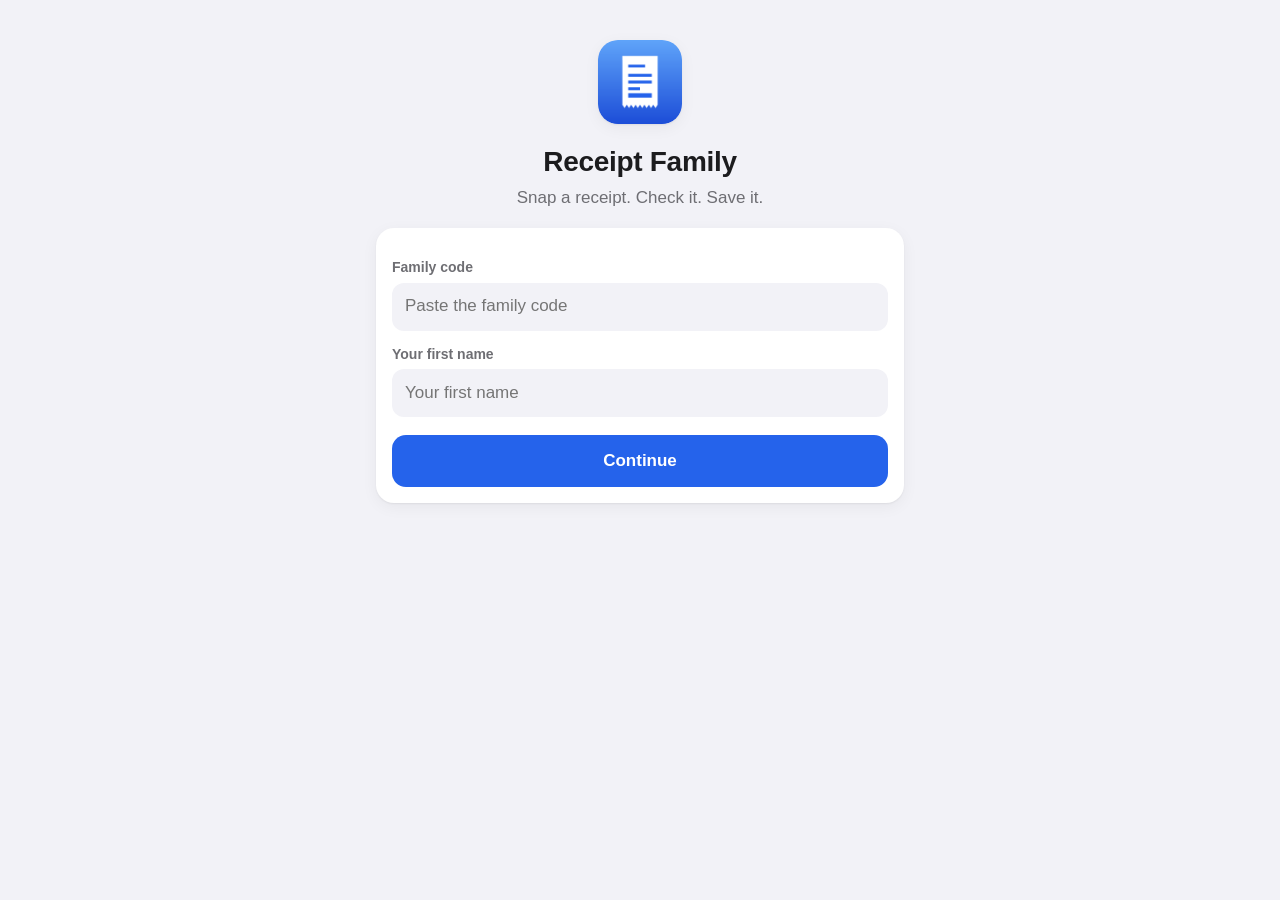
<file: index.html>
<!doctype html>
<html lang="en">
<head>
<meta charset="utf-8">
<meta name="viewport" content="width=device-width, initial-scale=1, viewport-fit=cover">
<title>Receipt Family</title>
<meta http-equiv="Content-Security-Policy" content="default-src 'self'; script-src 'self'; style-src 'self'; img-src 'self' data: blob:; connect-src 'self' https://script.google.com https://script.googleusercontent.com; manifest-src 'self'; worker-src 'self'; base-uri 'self'; form-action 'none'">
<meta name="theme-color" content="#2563eb">
<meta name="color-scheme" content="light dark">
<meta name="apple-mobile-web-app-capable" content="yes">
<meta name="mobile-web-app-capable" content="yes">
<meta name="apple-mobile-web-app-title" content="Receipts">
<meta name="apple-mobile-web-app-status-bar-style" content="default">
<link rel="manifest" href="manifest.webmanifest">
<link rel="apple-touch-icon" href="icons/apple-touch-icon.png">
<link rel="icon" type="image/png" href="icons/icon-192.png">
<link rel="stylesheet" href="style.css">
</head>
<body>

<!-- Setup: family code + who -->
<main id="screen-setup" class="screen" hidden>
  <header class="hero">
    <img src="icons/icon-192.png" alt="" class="logo" width="84" height="84">
    <h1>Receipt Family</h1>
    <p class="sub">Snap a receipt. Check it. Save it.</p>
  </header>
  <section class="card">
    <div id="setup-code-wrap">
      <label for="setup-code">Family code</label>
      <input id="setup-code" type="text" autocomplete="off" autocapitalize="off" autocorrect="off" spellcheck="false" placeholder="Paste the family code">
    </div>
    <label id="setup-who-label">Your first name</label>
    <input id="setup-who" type="text" autocomplete="given-name" autocapitalize="words" maxlength="20" aria-labelledby="setup-who-label" placeholder="Your first name">
    <p id="setup-error" class="error" role="alert" hidden></p>
    <div class="actions">
      <button id="setup-go" type="button" class="btn primary">Continue</button>
    </div>
  </section>
</main>

<!-- Main -->
<main id="screen-main" class="screen" hidden>
  <header class="topbar">
    <h1>Receipts</h1>
    <button id="btn-settings" type="button" class="icon-btn" aria-label="Settings">
      <svg viewBox="0 0 24 24" width="24" height="24" fill="none" stroke="currentColor" stroke-width="2" stroke-linecap="round" stroke-linejoin="round" aria-hidden="true"><circle cx="12" cy="12" r="3"/><path d="M19.4 15a1.7 1.7 0 0 0 .3 1.9l.1.1a2 2 0 1 1-2.8 2.8l-.1-.1a1.7 1.7 0 0 0-1.9-.3 1.7 1.7 0 0 0-1 1.5V21a2 2 0 1 1-4 0v-.1a1.7 1.7 0 0 0-1.1-1.5 1.7 1.7 0 0 0-1.9.3l-.1.1a2 2 0 1 1-2.8-2.8l.1-.1a1.7 1.7 0 0 0 .3-1.9 1.7 1.7 0 0 0-1.5-1H3a2 2 0 1 1 0-4h.1a1.7 1.7 0 0 0 1.5-1.1 1.7 1.7 0 0 0-.3-1.9l-.1-.1a2 2 0 1 1 2.8-2.8l.1.1a1.7 1.7 0 0 0 1.9.3H9a1.7 1.7 0 0 0 1-1.5V3a2 2 0 1 1 4 0v.1a1.7 1.7 0 0 0 1 1.5 1.7 1.7 0 0 0 1.9-.3l.1-.1a2 2 0 1 1 2.8 2.8l-.1.1a1.7 1.7 0 0 0-.3 1.9V9a1.7 1.7 0 0 0 1.5 1H21a2 2 0 1 1 0 4h-.1a1.7 1.7 0 0 0-1.5 1z"/></svg>
    </button>
  </header>
  <p class="hello">Hi <span id="who-name"></span></p>

  <!-- Capture -->
  <section id="capture" class="card">
    <input id="file-cam" type="file" accept="image/*" capture="environment" hidden>
    <input id="file-up" type="file" accept="image/*,application/pdf" multiple hidden>
    <input id="file-add" type="file" accept="image/*,application/pdf" multiple hidden>
    <div class="capture-btns">
      <button id="btn-snap" type="button" class="btn big primary">
        <svg viewBox="0 0 24 24" width="30" height="30" fill="none" stroke="currentColor" stroke-width="2" stroke-linecap="round" stroke-linejoin="round" aria-hidden="true"><path d="M23 19a2 2 0 0 1-2 2H3a2 2 0 0 1-2-2V8a2 2 0 0 1 2-2h4l2-3h6l2 3h4a2 2 0 0 1 2 2z"/><circle cx="12" cy="13" r="4"/></svg>
        <span>Snap receipt</span>
      </button>
      <button id="btn-upload" type="button" class="btn big">
        <svg viewBox="0 0 24 24" width="30" height="30" fill="none" stroke="currentColor" stroke-width="2" stroke-linecap="round" stroke-linejoin="round" aria-hidden="true"><path d="M21 15v4a2 2 0 0 1-2 2H5a2 2 0 0 1-2-2v-4"/><path d="M17 8l-5-5-5 5"/><path d="M12 3v12"/></svg>
        <span>Upload</span>
      </button>
    </div>
    <p class="hint">Snap with the camera, or upload photos and PDFs. One receipt can have up to 6 pages.</p>
  </section>

  <!-- Working: preview + analyze -->
  <section id="work" class="card" hidden>
    <div id="thumbs" class="thumbs"></div>
    <div class="actions pages-actions">
      <button id="btn-addpage" type="button" class="btn">Add page</button>
    </div>
    <p id="pages-hint" class="hint small" hidden></p>
    <div id="analyzing" class="analyzing" hidden>
      <div class="spinner" aria-hidden="true"></div>
      <span>Reading receipt...</span>
    </div>
    <p id="work-error" class="error" role="alert" hidden></p>

    <form id="form" autocomplete="off" hidden novalidate>
      <p id="proof-warn" class="warn" role="alert" hidden></p>
      <p id="confidence" class="badge" hidden></p>
      <label for="f-store">Store</label>
      <input id="f-store" type="text" autocapitalize="words" placeholder="Store name">
      <div class="row2">
        <div>
          <label for="f-date">Date</label>
          <input id="f-date" type="date">
        </div>
        <div>
          <label for="f-amount">Total ($)</label>
          <input id="f-amount" type="text" inputmode="decimal" placeholder="0.00">
        </div>
      </div>
      <p id="date-hint" class="hint small" hidden></p>
      <label for="f-category">Category</label>
      <select id="f-category"></select>
      <label for="f-tax">Tax type</label>
      <select id="f-tax"></select>
      <label for="f-who">For whom</label>
      <select id="f-who"></select>
      <label for="f-note">Note</label>
      <input id="f-note" type="text" placeholder="Optional">
      <label for="f-items">Items</label>
      <textarea id="f-items" rows="2" placeholder="Short summary"></textarea>
      <p id="form-error" class="error" role="alert" hidden></p>
      <div class="actions">
        <button id="btn-save" type="submit" class="btn primary">Save</button>
        <button id="btn-cancel" type="button" class="btn ghost">Cancel</button>
      </div>
    </form>
    <div id="reread-row" class="actions" hidden>
      <button id="btn-reread" type="button" class="btn">Read again with the new pages</button>
    </div>
    <div id="retry-row" class="actions" hidden>
      <button id="btn-retry" type="button" class="btn primary">Try again</button>
      <button id="btn-manual" type="button" class="btn">Enter by hand</button>
      <button id="btn-cancel2" type="button" class="btn ghost">Cancel</button>
    </div>
  </section>

  <!-- Recent -->
  <section id="recent-sec" class="card">
    <div class="sec-head">
      <h2>Recent</h2>
      <button id="btn-refresh" type="button" class="link">Refresh</button>
    </div>
    <p id="recent-msg" class="hint"></p>
    <ul id="recent" class="list"></ul>
  </section>
</main>

<!-- Settings -->
<div id="settings" class="sheet" hidden>
  <div class="sheet-card" role="dialog" aria-modal="true" aria-labelledby="settings-title">
    <h2 id="settings-title">Settings</h2>
    <label id="set-who-label">Your first name</label>
    <input id="set-who" type="text" autocomplete="given-name" autocapitalize="words" maxlength="20" aria-labelledby="set-who-label" placeholder="Your first name">
    <label for="set-code">Family code</label>
    <input id="set-code" type="password" autocomplete="off" autocapitalize="off" autocorrect="off" spellcheck="false">
    <label class="check"><input id="set-show" type="checkbox"> Show code</label>
    <p id="set-error" class="error" role="alert" hidden></p>
    <div class="actions">
      <button id="set-save" type="button" class="btn primary">Done</button>
      <button id="set-close" type="button" class="btn ghost">Cancel</button>
    </div>
    <p class="hint small" id="version"></p>
  </div>
</div>

<div id="toast" class="toast" role="status" aria-live="polite" hidden></div>

<script src="config.js"></script>
<script src="app.js"></script>
</body>
</html>
</file>
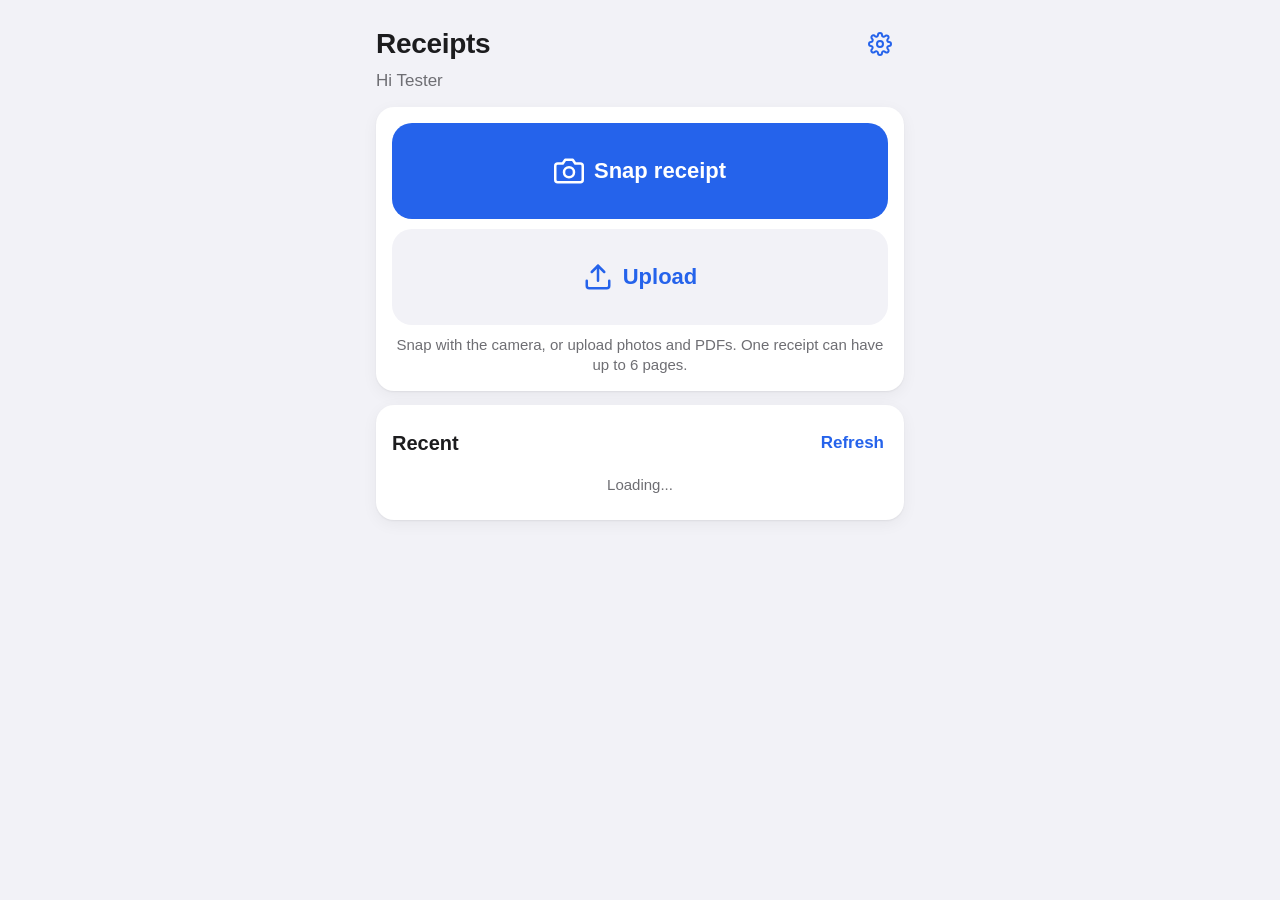
<file: tools/pwa-harness/harness.html>
<!doctype html>
<html lang="en">
<head>
<meta charset="utf-8">
<meta name="viewport" content="width=device-width, initial-scale=1, viewport-fit=cover">
<title>Receipt Family</title>
<meta http-equiv="Content-Security-Policy" content="default-src 'self'; script-src 'self'; style-src 'self'; img-src 'self' data: blob:; connect-src 'self' https://script.google.com https://script.googleusercontent.com; manifest-src 'self'; worker-src 'self'; base-uri 'self'; form-action 'none'">
<meta name="theme-color" content="#2563eb">
<meta name="color-scheme" content="light dark">
<meta name="apple-mobile-web-app-capable" content="yes">
<meta name="mobile-web-app-capable" content="yes">
<meta name="apple-mobile-web-app-title" content="Receipts">
<meta name="apple-mobile-web-app-status-bar-style" content="default">
<link rel="manifest" href="../../web/manifest.webmanifest">
<link rel="apple-touch-icon" href="../../web/icons/apple-touch-icon.png">
<link rel="icon" type="image/png" href="../../web/icons/icon-192.png">
<link rel="stylesheet" href="../../web/style.css">
</head>
<body>

<!-- Setup: family code + who -->
<main id="screen-setup" class="screen" hidden>
  <header class="hero">
    <img src="../../web/icons/icon-192.png" alt="" class="logo" width="84" height="84">
    <h1>Receipt Family</h1>
    <p class="sub">Snap a receipt. Check it. Save it.</p>
  </header>
  <section class="card">
    <div id="setup-code-wrap">
      <label for="setup-code">Family code</label>
      <input id="setup-code" type="text" autocomplete="off" autocapitalize="off" autocorrect="off" spellcheck="false" placeholder="Paste the family code">
    </div>
    <label id="setup-who-label">Your first name</label>
    <input id="setup-who" type="text" autocomplete="given-name" autocapitalize="words" maxlength="20" aria-labelledby="setup-who-label" placeholder="Your first name">
    <p id="setup-error" class="error" role="alert" hidden></p>
    <div class="actions">
      <button id="setup-go" type="button" class="btn primary">Continue</button>
    </div>
  </section>
</main>

<!-- Main -->
<main id="screen-main" class="screen" hidden>
  <header class="topbar">
    <h1>Receipts</h1>
    <button id="btn-settings" type="button" class="icon-btn" aria-label="Settings">
      <svg viewBox="0 0 24 24" width="24" height="24" fill="none" stroke="currentColor" stroke-width="2" stroke-linecap="round" stroke-linejoin="round" aria-hidden="true"><circle cx="12" cy="12" r="3"/><path d="M19.4 15a1.7 1.7 0 0 0 .3 1.9l.1.1a2 2 0 1 1-2.8 2.8l-.1-.1a1.7 1.7 0 0 0-1.9-.3 1.7 1.7 0 0 0-1 1.5V21a2 2 0 1 1-4 0v-.1a1.7 1.7 0 0 0-1.1-1.5 1.7 1.7 0 0 0-1.9.3l-.1.1a2 2 0 1 1-2.8-2.8l.1-.1a1.7 1.7 0 0 0 .3-1.9 1.7 1.7 0 0 0-1.5-1H3a2 2 0 1 1 0-4h.1a1.7 1.7 0 0 0 1.5-1.1 1.7 1.7 0 0 0-.3-1.9l-.1-.1a2 2 0 1 1 2.8-2.8l.1.1a1.7 1.7 0 0 0 1.9.3H9a1.7 1.7 0 0 0 1-1.5V3a2 2 0 1 1 4 0v.1a1.7 1.7 0 0 0 1 1.5 1.7 1.7 0 0 0 1.9-.3l.1-.1a2 2 0 1 1 2.8 2.8l-.1.1a1.7 1.7 0 0 0-.3 1.9V9a1.7 1.7 0 0 0 1.5 1H21a2 2 0 1 1 0 4h-.1a1.7 1.7 0 0 0-1.5 1z"/></svg>
    </button>
  </header>
  <p class="hello">Hi <span id="who-name"></span></p>

  <!-- Capture -->
  <section id="capture" class="card">
    <input id="file-cam" type="file" accept="image/*" capture="environment" hidden>
    <input id="file-up" type="file" accept="image/*,application/pdf" multiple hidden>
    <input id="file-add" type="file" accept="image/*,application/pdf" multiple hidden>
    <div class="capture-btns">
      <button id="btn-snap" type="button" class="btn big primary">
        <svg viewBox="0 0 24 24" width="30" height="30" fill="none" stroke="currentColor" stroke-width="2" stroke-linecap="round" stroke-linejoin="round" aria-hidden="true"><path d="M23 19a2 2 0 0 1-2 2H3a2 2 0 0 1-2-2V8a2 2 0 0 1 2-2h4l2-3h6l2 3h4a2 2 0 0 1 2 2z"/><circle cx="12" cy="13" r="4"/></svg>
        <span>Snap receipt</span>
      </button>
      <button id="btn-upload" type="button" class="btn big">
        <svg viewBox="0 0 24 24" width="30" height="30" fill="none" stroke="currentColor" stroke-width="2" stroke-linecap="round" stroke-linejoin="round" aria-hidden="true"><path d="M21 15v4a2 2 0 0 1-2 2H5a2 2 0 0 1-2-2v-4"/><path d="M17 8l-5-5-5 5"/><path d="M12 3v12"/></svg>
        <span>Upload</span>
      </button>
    </div>
    <p class="hint">Snap with the camera, or upload photos and PDFs. One receipt can have up to 6 pages.</p>
  </section>

  <!-- Working: preview + analyze -->
  <section id="work" class="card" hidden>
    <div id="thumbs" class="thumbs"></div>
    <div class="actions pages-actions">
      <button id="btn-addpage" type="button" class="btn">Add page</button>
    </div>
    <p id="pages-hint" class="hint small" hidden></p>
    <div id="analyzing" class="analyzing" hidden>
      <div class="spinner" aria-hidden="true"></div>
      <span>Reading receipt...</span>
    </div>
    <p id="work-error" class="error" role="alert" hidden></p>

    <form id="form" autocomplete="off" hidden novalidate>
      <p id="proof-warn" class="warn" role="alert" hidden></p>
      <p id="confidence" class="badge" hidden></p>
      <label for="f-store">Store</label>
      <input id="f-store" type="text" autocapitalize="words" placeholder="Store name">
      <div class="row2">
        <div>
          <label for="f-date">Date</label>
          <input id="f-date" type="date">
        </div>
        <div>
          <label for="f-amount">Total ($)</label>
          <input id="f-amount" type="text" inputmode="decimal" placeholder="0.00">
        </div>
      </div>
      <p id="date-hint" class="hint small" hidden></p>
      <label for="f-category">Category</label>
      <select id="f-category"></select>
      <label for="f-tax">Tax type</label>
      <select id="f-tax"></select>
      <label for="f-who">For whom</label>
      <select id="f-who"></select>
      <label for="f-note">Note</label>
      <input id="f-note" type="text" placeholder="Optional">
      <label for="f-items">Items</label>
      <textarea id="f-items" rows="2" placeholder="Short summary"></textarea>
      <p id="form-error" class="error" role="alert" hidden></p>
      <div class="actions">
        <button id="btn-save" type="submit" class="btn primary">Save</button>
        <button id="btn-cancel" type="button" class="btn ghost">Cancel</button>
      </div>
    </form>
    <div id="reread-row" class="actions" hidden>
      <button id="btn-reread" type="button" class="btn">Read again with the new pages</button>
    </div>
    <div id="retry-row" class="actions" hidden>
      <button id="btn-retry" type="button" class="btn primary">Try again</button>
      <button id="btn-manual" type="button" class="btn">Enter by hand</button>
      <button id="btn-cancel2" type="button" class="btn ghost">Cancel</button>
    </div>
  </section>

  <!-- Recent -->
  <section id="recent-sec" class="card">
    <div class="sec-head">
      <h2>Recent</h2>
      <button id="btn-refresh" type="button" class="link">Refresh</button>
    </div>
    <p id="recent-msg" class="hint"></p>
    <ul id="recent" class="list"></ul>
  </section>
</main>

<!-- Settings -->
<div id="settings" class="sheet" hidden>
  <div class="sheet-card" role="dialog" aria-modal="true" aria-labelledby="settings-title">
    <h2 id="settings-title">Settings</h2>
    <label id="set-who-label">Your first name</label>
    <input id="set-who" type="text" autocomplete="given-name" autocapitalize="words" maxlength="20" aria-labelledby="set-who-label" placeholder="Your first name">
    <label for="set-code">Family code</label>
    <input id="set-code" type="password" autocomplete="off" autocapitalize="off" autocorrect="off" spellcheck="false">
    <label class="check"><input id="set-show" type="checkbox"> Show code</label>
    <p id="set-error" class="error" role="alert" hidden></p>
    <div class="actions">
      <button id="set-save" type="button" class="btn primary">Done</button>
      <button id="set-close" type="button" class="btn ghost">Cancel</button>
    </div>
    <p class="hint small" id="version"></p>
  </div>
</div>

<div id="toast" class="toast" role="status" aria-live="polite" hidden></div>

<script src="mock.js"></script>
<script src="../../web/app.js"></script>
</body>
</html>
</file>
<file: style.css>
:root {
  --bg: #f2f2f7; --card: #ffffff; --text: #1c1c1e; --muted: #6e6e73; --line: #d9d9de;
  --field: #f2f2f7; --blue: #2563eb; --blue-text: #ffffff; --err-bg: #fdecec; --err: #b3261e;
  --ok: #1f8a4c; --warn-bg: #fff4d6; --warn: #8a5a00; --shadow: 0 1px 2px rgba(0,0,0,.06), 0 4px 16px rgba(0,0,0,.05);
}
@media (prefers-color-scheme: dark) {
  :root {
    --bg: #000000; --card: #1c1c1e; --text: #f5f5f7; --muted: #98989f; --line: #38383a;
    --field: #2c2c2e; --blue: #3b82f6; --err-bg: #3a1614; --err: #ff8a80; --ok: #4cd37f;
    --warn-bg: #3a2e0c; --warn: #f5c451; --shadow: none;
  }
}
* { box-sizing: border-box; -webkit-tap-highlight-color: transparent; }
html { -webkit-text-size-adjust: 100%; }
body {
  margin: 0; background: var(--bg); color: var(--text);
  font: 17px/1.35 -apple-system, BlinkMacSystemFont, "SF Pro Text", "Segoe UI", Roboto, Helvetica, Arial, sans-serif;
  padding: env(safe-area-inset-top) env(safe-area-inset-right) env(safe-area-inset-bottom) env(safe-area-inset-left);
}
[hidden] { display: none !important; }
.screen { max-width: 560px; margin: 0 auto; padding: 12px 16px 40px; }
h1 { font-size: 28px; margin: 0; letter-spacing: -.3px; }
h2 { font-size: 20px; margin: 0; }
.topbar { display: flex; align-items: center; justify-content: space-between; padding: 8px 0 0; }
.hello { margin: 2px 0 14px; color: var(--muted); }
.hero { text-align: center; padding: 28px 0 18px; }
.hero .logo { border-radius: 20px; box-shadow: var(--shadow); }
.hero h1 { margin-top: 12px; }
.sub { color: var(--muted); margin: 6px 0 0; }
.card, .sheet-card { background: var(--card); border-radius: 18px; padding: 16px; margin-bottom: 14px; box-shadow: var(--shadow); }
label { display: block; font-size: 14px; font-weight: 600; color: var(--muted); margin: 14px 0 6px; }
input[type=text], input[type=date], input[type=password], select, textarea {
  width: 100%; min-height: 48px; padding: 10px 12px; font: inherit; color: var(--text);
  background: var(--field); border: 1px solid transparent; border-radius: 12px; appearance: none; -webkit-appearance: none;
}
input[type=date] { display: block; min-width: 0; }
select {
  background-image: linear-gradient(45deg, transparent 50%, var(--muted) 50%), linear-gradient(135deg, var(--muted) 50%, transparent 50%);
  background-position: calc(100% - 20px) 21px, calc(100% - 15px) 21px; background-size: 5px 5px; background-repeat: no-repeat; padding-right: 36px;
}
textarea { resize: vertical; }
input:focus, select:focus, textarea:focus { outline: 2px solid var(--blue); outline-offset: 0; }
.row2 { display: grid; grid-template-columns: 1fr 1fr; gap: 10px; }
.row2 > div { min-width: 0; }
.btn {
  display: inline-flex; align-items: center; justify-content: center; gap: 10px; width: 100%; min-height: 52px;
  padding: 12px 18px; font: inherit; font-weight: 600; border: 0; border-radius: 14px; cursor: pointer;
  background: var(--field); color: var(--blue);
}
.btn.primary { background: var(--blue); color: var(--blue-text); }
.btn.ghost { background: transparent; color: var(--blue); }
.btn.big { min-height: 96px; font-size: 22px; border-radius: 20px; }
.btn:active { opacity: .8; transform: scale(.99); }
.btn[disabled] { opacity: .5; pointer-events: none; }
.actions { display: grid; gap: 8px; margin-top: 18px; }
.hint { color: var(--muted); font-size: 15px; margin: 10px 0 0; text-align: center; }
.hint.small { font-size: 13px; text-align: left; margin-top: 4px; }
.error { background: var(--err-bg); color: var(--err); border-radius: 12px; padding: 10px 12px; margin: 12px 0 0; font-size: 15px; }
.badge { display: inline-block; margin: 14px 0 0; padding: 4px 10px; border-radius: 99px; font-size: 13px; font-weight: 600; background: var(--field); color: var(--ok); }
.badge.medium, .badge.low { background: var(--warn-bg); color: var(--warn); }
.preview { display: block; width: 100%; max-height: 260px; object-fit: contain; background: var(--field); border-radius: 12px; }
.analyzing { display: flex; align-items: center; justify-content: center; gap: 12px; padding: 18px 0 6px; color: var(--muted); font-weight: 600; }
.spinner { width: 22px; height: 22px; border: 3px solid var(--line); border-top-color: var(--blue); border-radius: 50%; animation: spin .8s linear infinite; }
@keyframes spin { to { transform: rotate(360deg); } }
.seg { display: grid; grid-template-columns: 1fr 1fr; background: var(--field); border-radius: 12px; padding: 3px; gap: 3px; }
.seg button { min-height: 46px; border: 0; border-radius: 10px; background: transparent; color: var(--text); font: inherit; font-weight: 600; cursor: pointer; }
.seg button[aria-checked=true] { background: var(--blue); color: var(--blue-text); }
.icon-btn { width: 48px; height: 48px; border: 0; border-radius: 24px; background: transparent; color: var(--blue); display: grid; place-items: center; cursor: pointer; }
.sec-head { display: flex; align-items: center; justify-content: space-between; }
.link { background: none; border: 0; color: var(--blue); font: inherit; font-weight: 600; min-height: 44px; padding: 0 4px; cursor: pointer; }
.list { list-style: none; margin: 8px 0 0; padding: 0; }
.list li { display: grid; grid-template-columns: 1fr auto; gap: 2px 12px; padding: 12px 0; border-top: 1px solid var(--line); }
.list li:first-child { border-top: 0; }
.list .s { font-weight: 600; overflow: hidden; text-overflow: ellipsis; white-space: nowrap; }
.list .a { font-weight: 600; font-variant-numeric: tabular-nums; }
.list .m { grid-column: 1 / -1; color: var(--muted); font-size: 14px; }
.check { display: flex; align-items: center; gap: 10px; font-weight: 500; min-height: 44px; margin: 4px 0 0; }
.check input { width: 22px; height: 22px; }
.sheet { position: fixed; inset: 0; z-index: 20; background: rgba(0,0,0,.4); display: flex; align-items: flex-end; justify-content: center; }
.sheet-card { width: 100%; max-width: 560px; margin: 0; border-radius: 22px 22px 0 0; padding-bottom: calc(20px + env(safe-area-inset-bottom)); max-height: 92vh; overflow: auto; }
.toast {
  position: fixed; left: 50%; bottom: calc(24px + env(safe-area-inset-bottom)); transform: translateX(-50%); z-index: 30;
  background: #1c1c1e; color: #fff; padding: 12px 18px; border-radius: 99px; max-width: calc(100% - 32px); text-align: center; font-weight: 600;
  box-shadow: 0 6px 24px rgba(0,0,0,.3);
}
.toast.err { background: #b3261e; }

.capture-btns { display: grid; gap: 10px; }
.btn.big:not(.primary) { background: var(--field); }
.thumbs { display: flex; gap: 10px; overflow-x: auto; padding: 2px 2px 8px; }
.thumb { position: relative; flex: 0 0 auto; width: 84px; height: 112px; border-radius: 10px; background: var(--field); overflow: hidden; display: grid; place-items: center; }
.thumb img { width: 100%; height: 100%; object-fit: cover; display: block; }
.thumb .pdf { font-weight: 700; color: var(--blue); text-align: center; font-size: 14px; padding: 4px; word-break: break-all; }
.thumb .pdf small { display: block; font-weight: 500; color: var(--muted); font-size: 11px; margin-top: 2px; }
.thumb .num { position: absolute; left: 4px; bottom: 4px; background: rgba(0,0,0,.6); color: #fff; font-size: 12px; border-radius: 8px; padding: 1px 6px; }
.thumb .rm { position: absolute; top: 2px; right: 2px; width: 30px; height: 30px; border: 0; border-radius: 15px; background: rgba(0,0,0,.65); color: #fff; font-size: 18px; line-height: 1; cursor: pointer; }
.pages-actions { margin-top: 4px; }
.warn { background: var(--warn-bg); color: var(--warn); border: 1px solid var(--warn); border-radius: 12px; padding: 10px 12px; margin: 14px 0 0; font-size: 15px; font-weight: 600; }
.list .m .flag { color: var(--warn); font-weight: 700; }
</file>
<file: web/style.css>
:root {
  --bg: #f2f2f7; --card: #ffffff; --text: #1c1c1e; --muted: #6e6e73; --line: #d9d9de;
  --field: #f2f2f7; --blue: #2563eb; --blue-text: #ffffff; --err-bg: #fdecec; --err: #b3261e;
  --ok: #1f8a4c; --warn-bg: #fff4d6; --warn: #8a5a00; --shadow: 0 1px 2px rgba(0,0,0,.06), 0 4px 16px rgba(0,0,0,.05);
}
@media (prefers-color-scheme: dark) {
  :root {
    --bg: #000000; --card: #1c1c1e; --text: #f5f5f7; --muted: #98989f; --line: #38383a;
    --field: #2c2c2e; --blue: #3b82f6; --err-bg: #3a1614; --err: #ff8a80; --ok: #4cd37f;
    --warn-bg: #3a2e0c; --warn: #f5c451; --shadow: none;
  }
}
* { box-sizing: border-box; -webkit-tap-highlight-color: transparent; }
html { -webkit-text-size-adjust: 100%; }
body {
  margin: 0; background: var(--bg); color: var(--text);
  font: 17px/1.35 -apple-system, BlinkMacSystemFont, "SF Pro Text", "Segoe UI", Roboto, Helvetica, Arial, sans-serif;
  padding: env(safe-area-inset-top) env(safe-area-inset-right) env(safe-area-inset-bottom) env(safe-area-inset-left);
}
[hidden] { display: none !important; }
.screen { max-width: 560px; margin: 0 auto; padding: 12px 16px 40px; }
h1 { font-size: 28px; margin: 0; letter-spacing: -.3px; }
h2 { font-size: 20px; margin: 0; }
.topbar { display: flex; align-items: center; justify-content: space-between; padding: 8px 0 0; }
.hello { margin: 2px 0 14px; color: var(--muted); }
.hero { text-align: center; padding: 28px 0 18px; }
.hero .logo { border-radius: 20px; box-shadow: var(--shadow); }
.hero h1 { margin-top: 12px; }
.sub { color: var(--muted); margin: 6px 0 0; }
.card, .sheet-card { background: var(--card); border-radius: 18px; padding: 16px; margin-bottom: 14px; box-shadow: var(--shadow); }
label { display: block; font-size: 14px; font-weight: 600; color: var(--muted); margin: 14px 0 6px; }
input[type=text], input[type=date], input[type=password], select, textarea {
  width: 100%; min-height: 48px; padding: 10px 12px; font: inherit; color: var(--text);
  background: var(--field); border: 1px solid transparent; border-radius: 12px; appearance: none; -webkit-appearance: none;
}
input[type=date] { display: block; min-width: 0; }
select {
  background-image: linear-gradient(45deg, transparent 50%, var(--muted) 50%), linear-gradient(135deg, var(--muted) 50%, transparent 50%);
  background-position: calc(100% - 20px) 21px, calc(100% - 15px) 21px; background-size: 5px 5px; background-repeat: no-repeat; padding-right: 36px;
}
textarea { resize: vertical; }
input:focus, select:focus, textarea:focus { outline: 2px solid var(--blue); outline-offset: 0; }
.row2 { display: grid; grid-template-columns: 1fr 1fr; gap: 10px; }
.row2 > div { min-width: 0; }
.btn {
  display: inline-flex; align-items: center; justify-content: center; gap: 10px; width: 100%; min-height: 52px;
  padding: 12px 18px; font: inherit; font-weight: 600; border: 0; border-radius: 14px; cursor: pointer;
  background: var(--field); color: var(--blue);
}
.btn.primary { background: var(--blue); color: var(--blue-text); }
.btn.ghost { background: transparent; color: var(--blue); }
.btn.big { min-height: 96px; font-size: 22px; border-radius: 20px; }
.btn:active { opacity: .8; transform: scale(.99); }
.btn[disabled] { opacity: .5; pointer-events: none; }
.actions { display: grid; gap: 8px; margin-top: 18px; }
.hint { color: var(--muted); font-size: 15px; margin: 10px 0 0; text-align: center; }
.hint.small { font-size: 13px; text-align: left; margin-top: 4px; }
.error { background: var(--err-bg); color: var(--err); border-radius: 12px; padding: 10px 12px; margin: 12px 0 0; font-size: 15px; }
.badge { display: inline-block; margin: 14px 0 0; padding: 4px 10px; border-radius: 99px; font-size: 13px; font-weight: 600; background: var(--field); color: var(--ok); }
.badge.medium, .badge.low { background: var(--warn-bg); color: var(--warn); }
.preview { display: block; width: 100%; max-height: 260px; object-fit: contain; background: var(--field); border-radius: 12px; }
.analyzing { display: flex; align-items: center; justify-content: center; gap: 12px; padding: 18px 0 6px; color: var(--muted); font-weight: 600; }
.spinner { width: 22px; height: 22px; border: 3px solid var(--line); border-top-color: var(--blue); border-radius: 50%; animation: spin .8s linear infinite; }
@keyframes spin { to { transform: rotate(360deg); } }
.seg { display: grid; grid-template-columns: 1fr 1fr; background: var(--field); border-radius: 12px; padding: 3px; gap: 3px; }
.seg button { min-height: 46px; border: 0; border-radius: 10px; background: transparent; color: var(--text); font: inherit; font-weight: 600; cursor: pointer; }
.seg button[aria-checked=true] { background: var(--blue); color: var(--blue-text); }
.icon-btn { width: 48px; height: 48px; border: 0; border-radius: 24px; background: transparent; color: var(--blue); display: grid; place-items: center; cursor: pointer; }
.sec-head { display: flex; align-items: center; justify-content: space-between; }
.link { background: none; border: 0; color: var(--blue); font: inherit; font-weight: 600; min-height: 44px; padding: 0 4px; cursor: pointer; }
.list { list-style: none; margin: 8px 0 0; padding: 0; }
.list li { display: grid; grid-template-columns: 1fr auto; gap: 2px 12px; padding: 12px 0; border-top: 1px solid var(--line); }
.list li:first-child { border-top: 0; }
.list .s { font-weight: 600; overflow: hidden; text-overflow: ellipsis; white-space: nowrap; }
.list .a { font-weight: 600; font-variant-numeric: tabular-nums; }
.list .m { grid-column: 1 / -1; color: var(--muted); font-size: 14px; }
.check { display: flex; align-items: center; gap: 10px; font-weight: 500; min-height: 44px; margin: 4px 0 0; }
.check input { width: 22px; height: 22px; }
.sheet { position: fixed; inset: 0; z-index: 20; background: rgba(0,0,0,.4); display: flex; align-items: flex-end; justify-content: center; }
.sheet-card { width: 100%; max-width: 560px; margin: 0; border-radius: 22px 22px 0 0; padding-bottom: calc(20px + env(safe-area-inset-bottom)); max-height: 92vh; overflow: auto; }
.toast {
  position: fixed; left: 50%; bottom: calc(24px + env(safe-area-inset-bottom)); transform: translateX(-50%); z-index: 30;
  background: #1c1c1e; color: #fff; padding: 12px 18px; border-radius: 99px; max-width: calc(100% - 32px); text-align: center; font-weight: 600;
  box-shadow: 0 6px 24px rgba(0,0,0,.3);
}
.toast.err { background: #b3261e; }

.capture-btns { display: grid; gap: 10px; }
.btn.big:not(.primary) { background: var(--field); }
.thumbs { display: flex; gap: 10px; overflow-x: auto; padding: 2px 2px 8px; }
.thumb { position: relative; flex: 0 0 auto; width: 84px; height: 112px; border-radius: 10px; background: var(--field); overflow: hidden; display: grid; place-items: center; }
.thumb img { width: 100%; height: 100%; object-fit: cover; display: block; }
.thumb .pdf { font-weight: 700; color: var(--blue); text-align: center; font-size: 14px; padding: 4px; word-break: break-all; }
.thumb .pdf small { display: block; font-weight: 500; color: var(--muted); font-size: 11px; margin-top: 2px; }
.thumb .num { position: absolute; left: 4px; bottom: 4px; background: rgba(0,0,0,.6); color: #fff; font-size: 12px; border-radius: 8px; padding: 1px 6px; }
.thumb .rm { position: absolute; top: 2px; right: 2px; width: 30px; height: 30px; border: 0; border-radius: 15px; background: rgba(0,0,0,.65); color: #fff; font-size: 18px; line-height: 1; cursor: pointer; }
.pages-actions { margin-top: 4px; }
.warn { background: var(--warn-bg); color: var(--warn); border: 1px solid var(--warn); border-radius: 12px; padding: 10px 12px; margin: 14px 0 0; font-size: 15px; font-weight: 600; }
.list .m .flag { color: var(--warn); font-weight: 700; }
</file>
